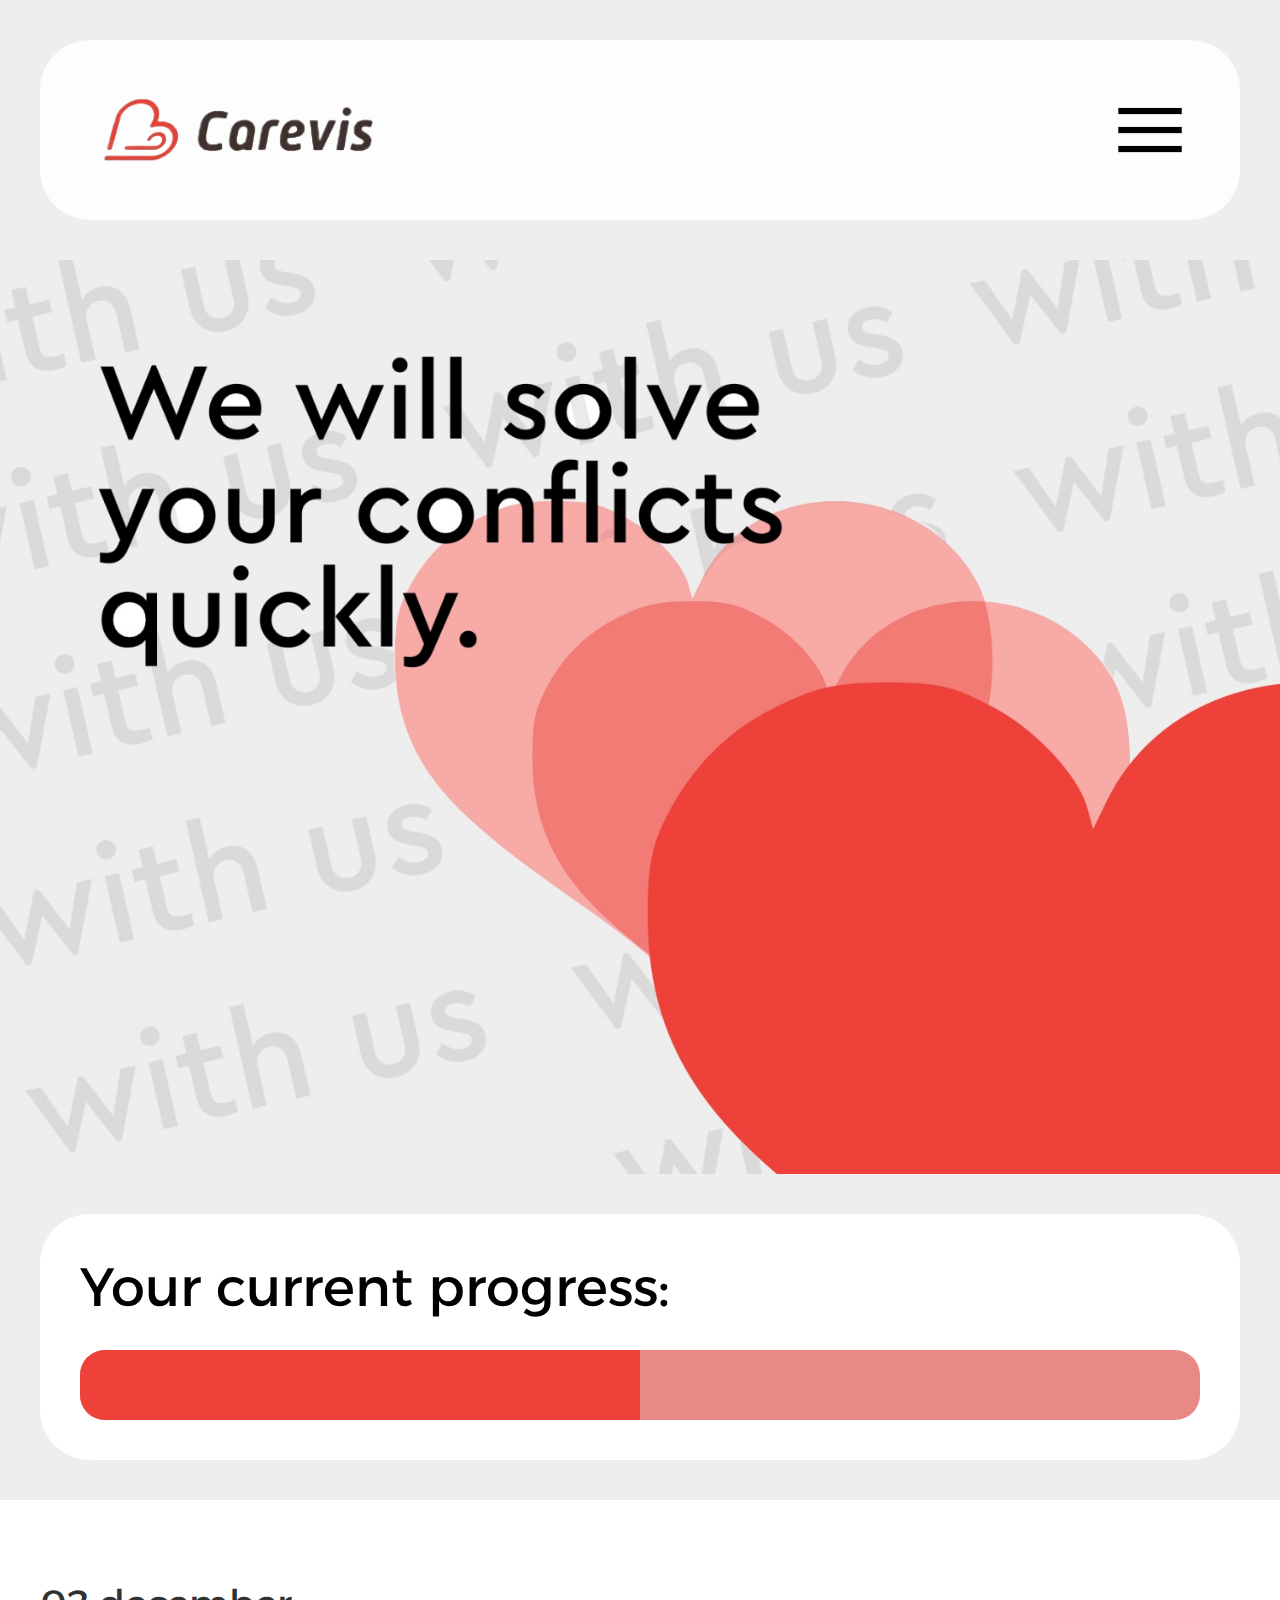
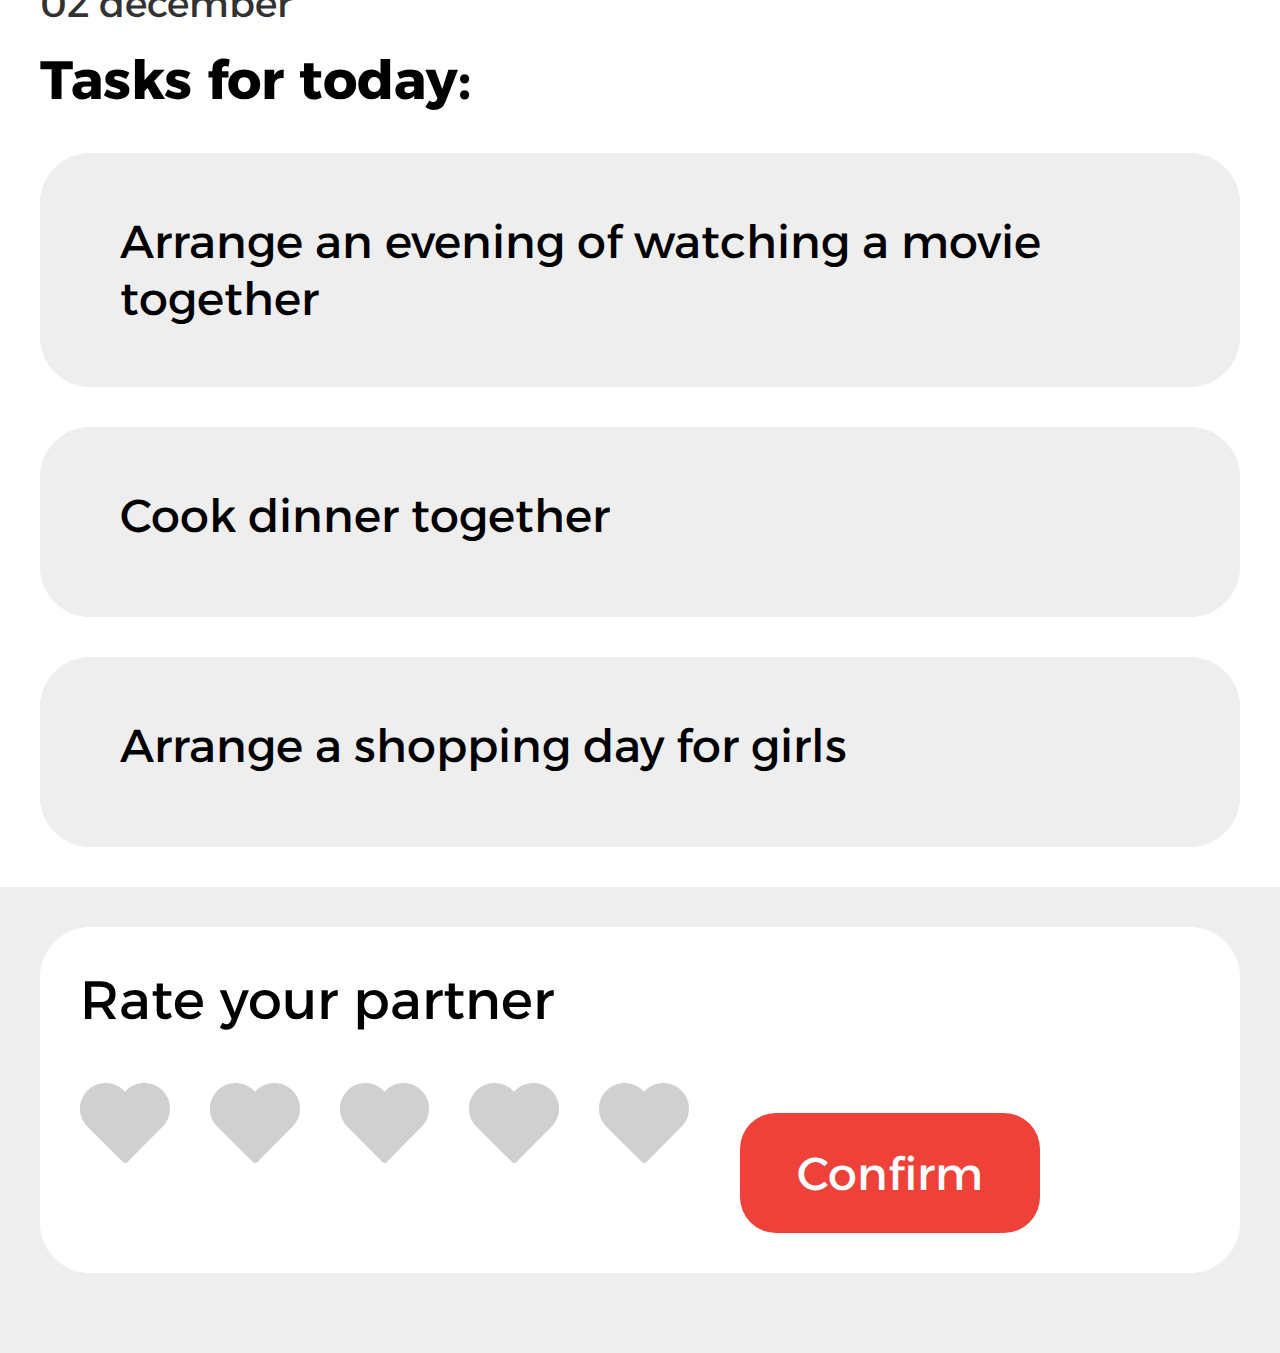
<file: index.html>
<html>
<head>
	<title>Carevis</title>
	<link rel="stylesheet" type="text/css" href="./style.css">
	<link rel="preconnect" href="https://fonts.googleapis.com"> 
	<link rel="preconnect" href="https://fonts.gstatic.com" crossorigin> 
	<link href="https://fonts.googleapis.com/css2?family=Alexandria:wght@300;400&display=swap" rel="stylesheet">
</head>
<body style='overflow-x:hidden;'>
	<div class="content">
	<div id="headBack"></div>
	<div class="head">
		<a href="index.html"><img src="logo.png" class="logo"></a>
		<img id="menuButton" src="./menu.png">
	</div>

	<div id="bigMenu">
		<a href="index.html"><div class="bigMenuButton"><p>Home</p></div></a>
		<a href="progress.html"><div class="bigMenuButton"><<p>All progress</p></div></a>
		<a href="index.html"><div class="bigMenuButton"><p>FAQ</p></div></a>
	</div>



<script>
		const bigMenu = document.getElementById("bigMenu");
		const headBack = document.getElementById("headBack");
		const menuButton = document.getElementById("menuButton");
		let isVisible = false;

		document.getElementById("menuButton").onclick = function() {
  	if(isVisible == true){
  		headBack.style.height = "180px";
  		headBack.style.width = "calc(100vw - 80px)";
  		headBack.style.top = "40px";
  		headBack.style.marginLeft = "40px";
  		headBack.style.borderRadius = "50px";
  		bigMenu.style.opacity = "0";
  		bigMenu.style.visibility = "hidden"
  		menuButton.src='menu.png';
  	}
  	if(isVisible == false){
  		headBack.style.height = "110vh";
  		headBack.style.width = "100vw";
  		headBack.style.top = "0px";
  		headBack.style.marginLeft = "0px";
  		headBack.style.borderRadius = "0px";
  		bigMenu.style.opacity = "1";
  		bigMenu.style.visibility = "visible"
  		menuButton.src='close.png';
  	}
  	isVisible = !isVisible

		}
  </script>



	<img src="banner.jpg" class="mainBanner">

	<a href="progress.html"><div class="progress">
		<p>Your current progress:</p>
		<div class="progressBack"></div>
		<div class="progressbar"></div>
	</div>

	</a>
	<div class="tasks">
		<p id="date">02 december</p>
		<h1>Tasks for today:</h1>
		<div class="task">
			<div class="check"></div>
			<p>Arrange an evening of watching a movie together</p>
		</div>
		<div class="task">
			<div class="check"></div>
			<p>Cook dinner together</p>
		</div>
		<div class="task">
			<div class="check"></div>
			<p>Arrange a shopping day for girls</p>
		</div>
	</div>
	<div class="rate">
		<p>Rate your partner</p>
		<div class="rating">
			<img src="heartnocolor.png" class="heart" id="h1" onclick="change1()">
			<img src="heartnocolor.png" class="heart" id="h2" onclick="change2()">
			<img src="heartnocolor.png" class="heart" id="h3" onclick="change3()">
			<img src="heartnocolor.png" class="heart" id="h4" onclick="change4()">
			<img src="heartnocolor.png" class="heart" id="h5" onclick="change5()">
		</div>
		<script>
		const h1 = document.getElementById("h1");
		const h2 = document.getElementById("h2");
		const h3 = document.getElementById("h3");
		const h4 = document.getElementById("h4");
		const h5 = document.getElementById("h5");
		const confirm = document.getElementById("confirmButton");

		function change1() {
			document.getElementById("h1").src="heart.png";
			h2.src="heartnocolor.png";
			h3.src="heartnocolor.png";
			h4.src="heartnocolor.png";
			h5.src="heartnocolor.png";
		}
		function change2() {
			h1.src="heart.png";
			h2.src="heart.png";
			h3.src="heartnocolor.png";
			h4.src="heartnocolor.png";
			h5.src="heartnocolor.png";
		}
		function change3() {
			h1.src="heart.png";
			h2.src="heart.png";
			h3.src="heart.png";
			h4.src="heartnocolor.png";
			h5.src="heartnocolor.png";
		}
		function change4() {
			h1.src="heart.png";
			h2.src="heart.png";
			h3.src="heart.png";
			h4.src="heart.png";
			h5.src="heartnocolor.png";
		}
		function change5() {
			h1.src="heart.png";
			h2.src="heart.png";
			h3.src="heart.png";
			h4.src="heart.png";
			h5.src="heart.png";
		}
		function confirmation() {
			document.getElementById("h1").src="heartnocolor.png";
			h2.src="heartnocolor.png";
			h3.src="heartnocolor.png";
			h4.src="heartnocolor.png";
			h5.src="heartnocolor.png";
		}

  </script>
		<div id="confirmButton" onclick="confirmation()"><p>Confirm</p></div>
	</div>
	</div>
</body>
</html>
</file>
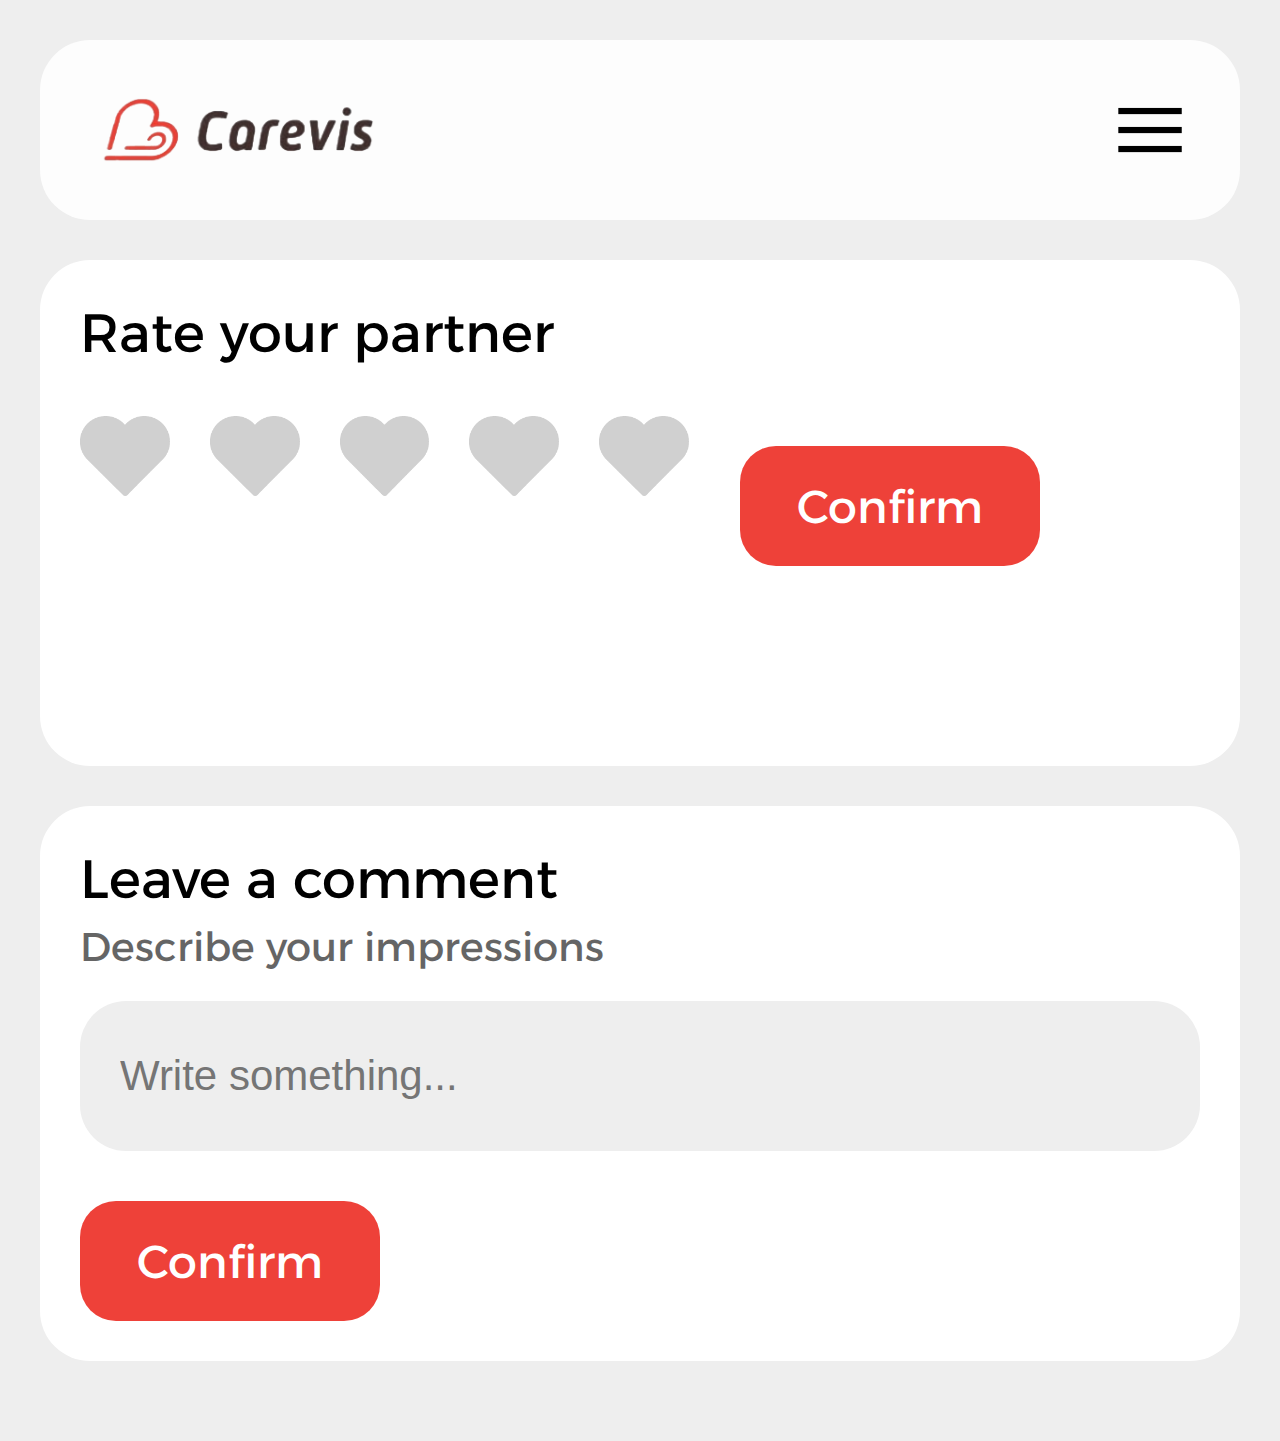
<file: comment.html>
<html>
<head>
	<title>Carevis</title>
	<link rel="stylesheet" type="text/css" href="./style.css">
	<link rel="preconnect" href="https://fonts.googleapis.com"> 
	<link rel="preconnect" href="https://fonts.gstatic.com" crossorigin> 
	<link href="https://fonts.googleapis.com/css2?family=Alexandria:wght@300;400&display=swap" rel="stylesheet">
</head>
<body style='overflow-x:hidden;'>
	<div class="content">
	<div id="headBack"></div>
	<div class="head">
		<a href="index.html"><img src="logo.png" class="logo"></a>
		<img id="menuButton" src="./menu.png">
	</div>

	<div id="bigMenu">
		<a href="index.html"><div class="bigMenuButton"><img src="home.png"><p>Home</p></div></a>
		<a href="progress.html"><div class="bigMenuButton"><img src="progress.png"><p>All progress</p></div></a>
		<a href="comment.html"><div class="bigMenuButton"><img src="write.png"><p>Add comment</p></div></a>
		<a href="index.html"><div class="bigMenuButton"><img src="add.png"><p>Add new task</p></div></a>
		<a href="index.html"><div class="bigMenuButton"><img src="faq.png"><p>FAQ</p></div></a>
	</div>



<script>
		const bigMenu = document.getElementById("bigMenu");
		const headBack = document.getElementById("headBack");
		const menuButton = document.getElementById("menuButton");
		let isVisible = false;

		document.getElementById("menuButton").onclick = function() {
  	if(isVisible == true){
  		headBack.style.height = "180px";
  		headBack.style.width = "calc(100vw - 80px)";
  		headBack.style.top = "40px";
  		headBack.style.marginLeft = "40px";
  		headBack.style.borderRadius = "50px";
  		bigMenu.style.opacity = "0";
  		bigMenu.style.visibility = "hidden"
  		menuButton.src='menu.png';
  	}
  	if(isVisible == false){
  		headBack.style.height = "110vh";
  		headBack.style.width = "100vw";
  		headBack.style.top = "0px";
  		headBack.style.marginLeft = "0px";
  		headBack.style.borderRadius = "0px";
  		bigMenu.style.opacity = "1";
  		bigMenu.style.visibility = "visible"
  		menuButton.src='close.png';
  	}
  	isVisible = !isVisible

		}
  </script>

	<div class="commentRate">
		<p>Rate your partner</p>
		<div class="rating">
			<img src="heartnocolor.png" class="heart" id="h1" onclick="change1()">
			<img src="heartnocolor.png" class="heart" id="h2" onclick="change2()">
			<img src="heartnocolor.png" class="heart" id="h3" onclick="change3()">
			<img src="heartnocolor.png" class="heart" id="h4" onclick="change4()">
			<img src="heartnocolor.png" class="heart" id="h5" onclick="change5()">
		</div>
		<div id="confirmButton" onclick="confirmation()"><p>Confirm</p></div>
		<p id="successMessage">Rating sent</p>
	</div>
	<div class="rate">
		<p>Leave a comment</p>
		<p class="smallInfo">Describe your impressions</p>
		<div class="commenting">
			<input type="text" placeholder="Write something...">
		</div>
		<div id="confirmButtonC" onclick="confirmationC()"><p>Confirm</p></div>
		<p id="successMessageC">Comment sent</p>
	</div>
	</div>

	<script>
		const h1 = document.getElementById("h1");
		const h2 = document.getElementById("h2");
		const h3 = document.getElementById("h3");
		const h4 = document.getElementById("h4");
		const h5 = document.getElementById("h5");
		const confirm = document.getElementById("confirmButton");
		const confirmC = document.getElementById("confirmButtonC");
		const suc = document.getElementById("successMessage");
		const sucC = document.getElementById("successMessageC");


		function change1() {
			document.getElementById("h1").src="heart.png";
			h2.src="heartnocolor.png";
			h3.src="heartnocolor.png";
			h4.src="heartnocolor.png";
			h5.src="heartnocolor.png";
		}
		function change2() {
			h1.src="heart.png";
			h2.src="heart.png";
			h3.src="heartnocolor.png";
			h4.src="heartnocolor.png";
			h5.src="heartnocolor.png";
		}
		function change3() {
			h1.src="heart.png";
			h2.src="heart.png";
			h3.src="heart.png";
			h4.src="heartnocolor.png";
			h5.src="heartnocolor.png";
		}
		function change4() {
			h1.src="heart.png";
			h2.src="heart.png";
			h3.src="heart.png";
			h4.src="heart.png";
			h5.src="heartnocolor.png";
		}
		function change5() {
			h1.src="heart.png";
			h2.src="heart.png";
			h3.src="heart.png";
			h4.src="heart.png";
			h5.src="heart.png";
		}
		function confirmation() {
			document.getElementById("h1").src="heartnocolor.png";
			h2.src="heartnocolor.png";
			h3.src="heartnocolor.png";
			h4.src="heartnocolor.png";
			h5.src="heartnocolor.png";
			suc.style.opacity = "1";
		}
		function confirmationC() {
			sucC.style.opacity = "1";
		}

  </script>
</body>
</html>
</file>
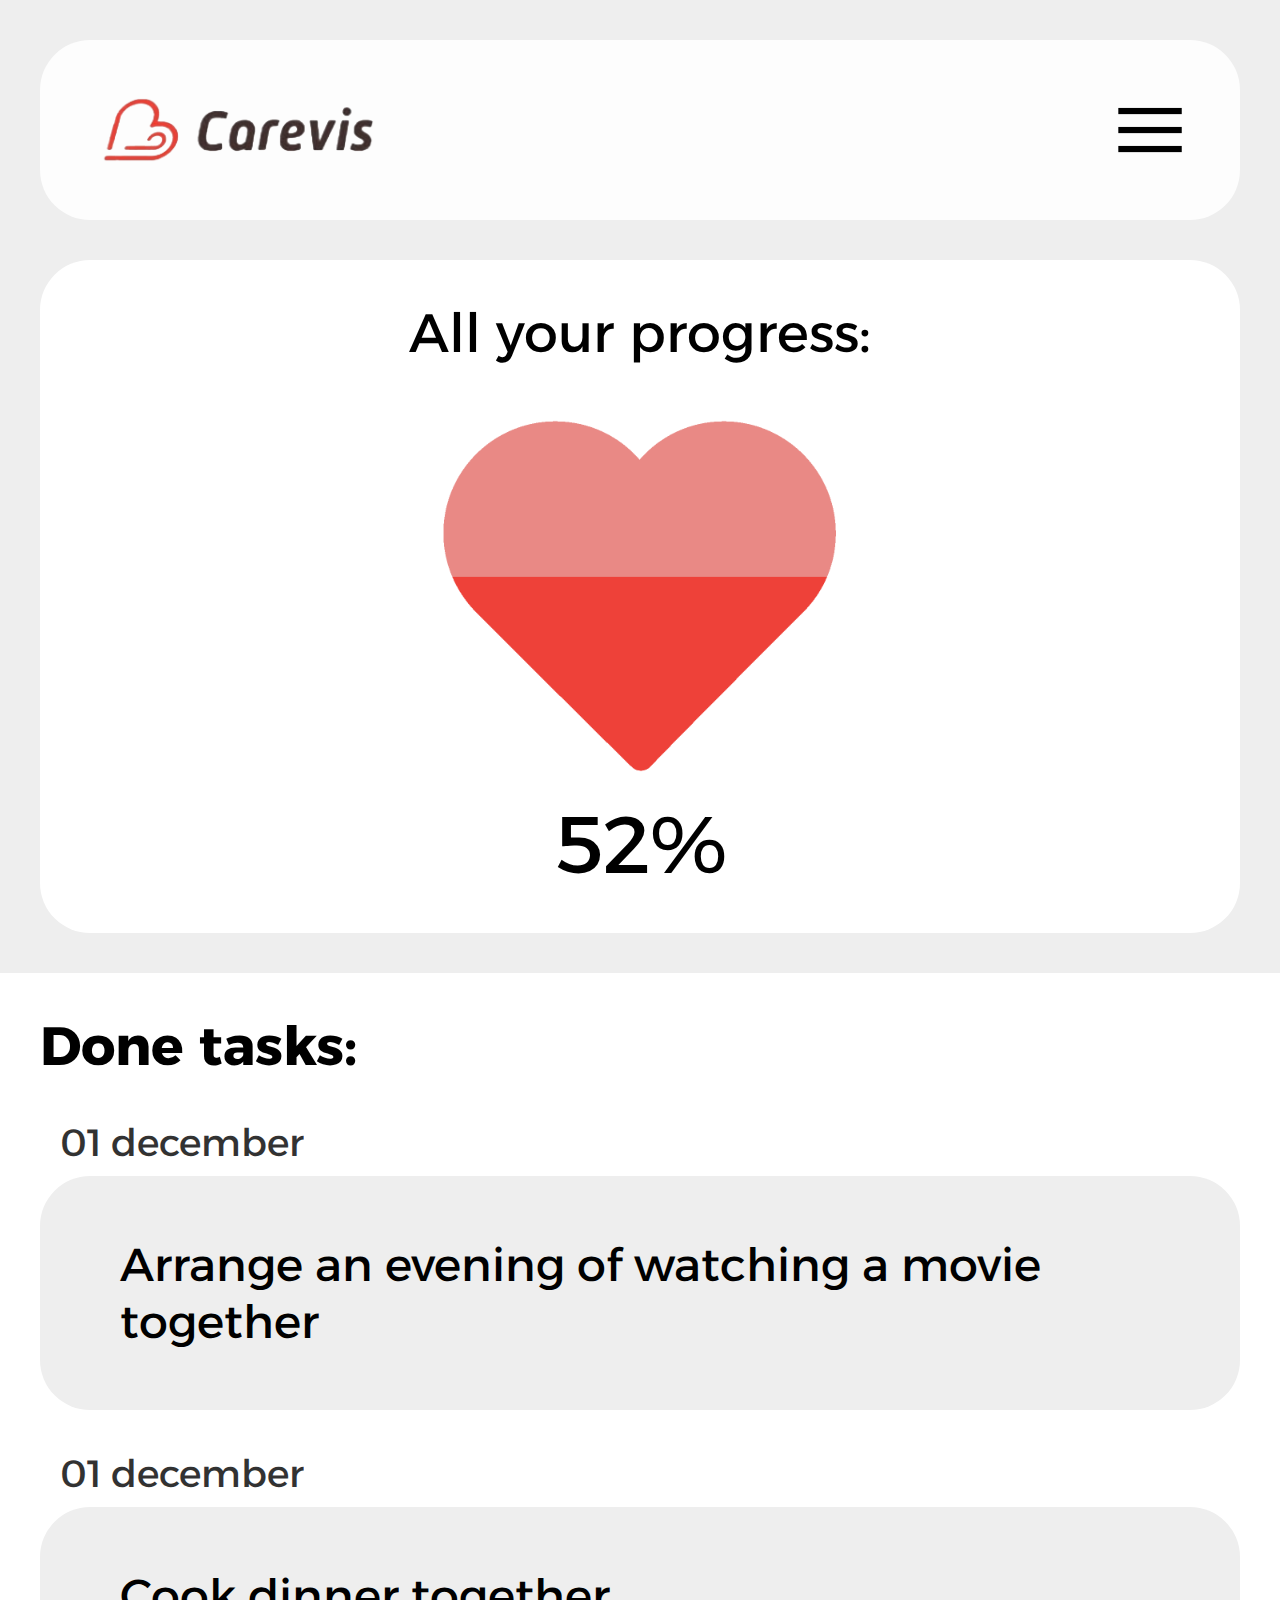
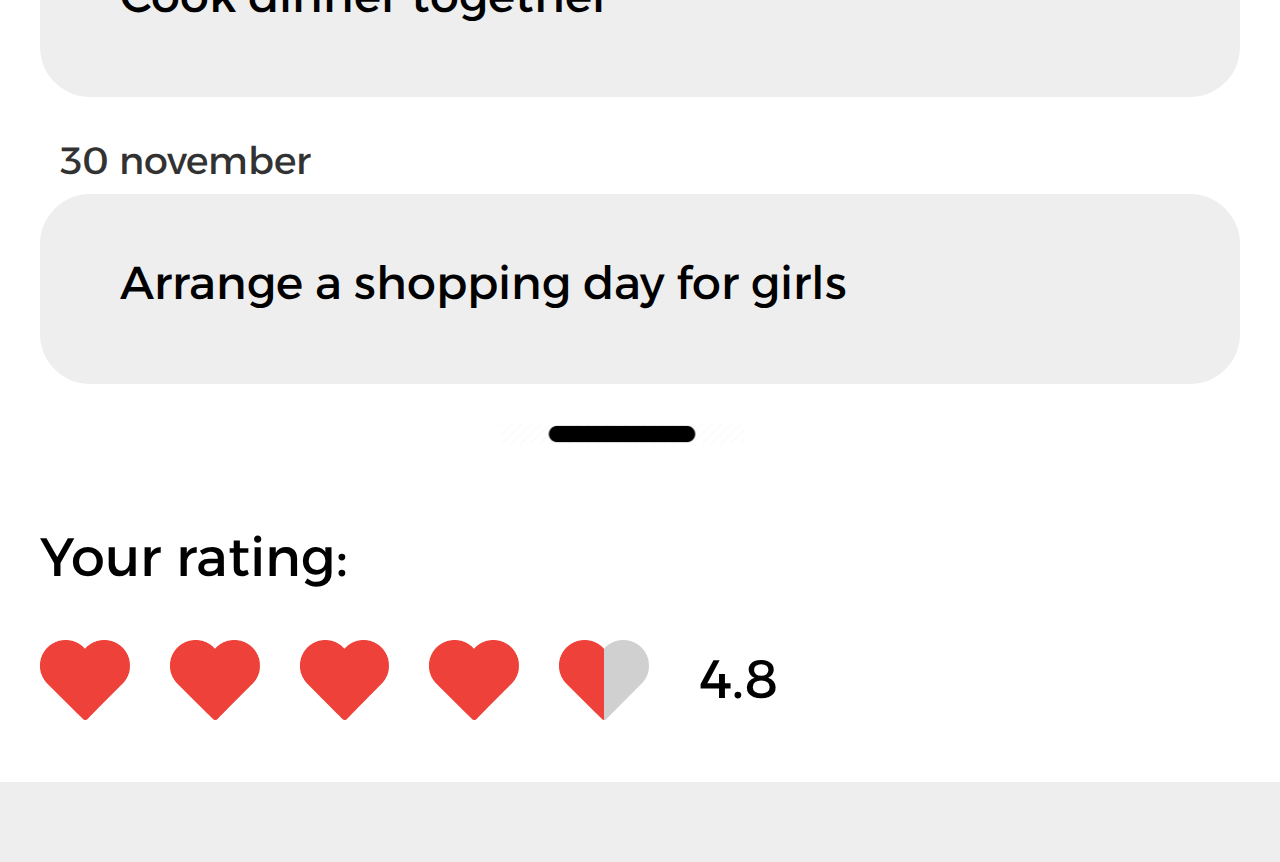
<file: progress.html>
<html>
<head>
	<title>Carevis</title>
	<link rel="stylesheet" type="text/css" href="./style.css">
	<link rel="preconnect" href="https://fonts.googleapis.com"> 
	<link rel="preconnect" href="https://fonts.gstatic.com" crossorigin> 
	<link href="https://fonts.googleapis.com/css2?family=Alexandria:wght@300;400&display=swap" rel="stylesheet">
</head>
<body style='overflow-x:hidden;'>
	<div class="content">
	<div id="headBack"></div>
	<div class="head">
		<a href="index.html"><img src="logo.png" class="logo"></a>
		<img id="menuButton" src="./menu.png">
	</div>

	<div id="bigMenu">
		<a href="index.html"><div class="bigMenuButton"><img src="home.png"><p>Home</p></div></a>
		<a href="progress.html"><div class="bigMenuButton"><img src="progress.png"><p>All progress</p></div></a>
		<a href="comment.html"><div class="bigMenuButton"><img src="write.png"><p>Add comment</p></div></a>
		<a href="index.html"><div class="bigMenuButton"><img src="add.png"><p>Add new task</p></div></a>
		<a href="index.html"><div class="bigMenuButton"><img src="faq.png"><p>FAQ</p></div></a>
	</div>



<script>
		const bigMenu = document.getElementById("bigMenu");
		const headBack = document.getElementById("headBack");
		const menuButton = document.getElementById("menuButton");
		let isVisible = false;

		document.getElementById("menuButton").onclick = function() {
  	if(isVisible == true){
  		headBack.style.height = "180px";
  		headBack.style.width = "calc(100vw - 80px)";
  		headBack.style.top = "40px";
  		headBack.style.marginLeft = "40px";
  		headBack.style.borderRadius = "50px";
  		bigMenu.style.opacity = "0";
  		bigMenu.style.visibility = "hidden"
  		menuButton.src='menu.png';
  	}
  	if(isVisible == false){
  		headBack.style.height = "110vh";
  		headBack.style.width = "100vw";
  		headBack.style.top = "0px";
  		headBack.style.marginLeft = "0px";
  		headBack.style.borderRadius = "0px";
  		bigMenu.style.opacity = "1";
  		bigMenu.style.visibility = "visible"
  		menuButton.src='close.png';
  	}
  	isVisible = !isVisible

		}
  </script>

	<div class="fullProgress">
		<p>All your progress:</p>
		<div class="fullHeart"></div>
		<p id="percentage">52%</p>
	</div>
	<div class="tasks">
		<h1>Done tasks:</h1>
		<p class="doneDate">01 december</p>
		<div class="task">
			<div class="check"></div>
			<p>Arrange an evening of watching a movie together</p>
		</div>
		<p class="doneDate">01 december</p>
		<div class="task">
			<div class="check"></div>
			<p>Cook dinner together</p>
		</div>
		<p class="doneDate">30 november</p>
		<div class="task">
			<div class="check"></div>
			<p>Arrange a shopping day for girls</p>
		</div>
		<img src='line.png' class='moreLine'>
	</div>
	<div class="fullRate">
		<p>Your rating:</p>
		<div class="rating">
			<img src="heart.png" class="heart">
			<img src="heart.png" class="heart">
			<img src="heart.png" class="heart">
			<img src="heart.png" class="heart">
			<img src="midHeart.png" class="heart">
		</div>
		<p id="myRate">4.8</p>
	</div>
	</div>
</body>
</html>
</file>
<file: style.css>
body{
	margin: 0px;
	overflow-x: hidden;
}

.head{
	margin-top: 40px;
	height: 180px;
	/*box-shadow: 0px 0px 20px rgb(1,1,1,0.08);*/
	width: calc(100vw - 80px);
	z-index: 10;
	position: fixed;
	margin-left: 40px;
	border-radius: 50px;

}

#headBack{
	transition: 0.5s;
	top: 40px;
	position: fixed;
    width: calc(100vw - 80px);
    height: 180px;
    z-index: 1;
    margin: 0;
    padding: 0;
    margin-left: 40px;
	border-radius: 50px;
    backdrop-filter: blur(30px);
    background-color: rgba(255,255,255,0.85);
    -webkit-backdrop-filter: blur(30px);
}

#bigMenu{
	opacity: 0;
	transition: .4s;
	visibility: hidden;
	position: fixed;
	z-index: 10;
	top: 220px;
	height: calc(100vh - 70px);
	width: 100vw;
	overflow-y: scroll;
}


.bigMenuButton p{
	margin-left: 50px;
	margin-top: 58px;
  font-family: 'Alexandria', sans-serif;
  font-size: 52px;
  float: left;
}
.bigMenuButton img{
	margin-left: 50px;
	margin-top: 56px;
	height: 70px;
  	float: left;
}
.bigMenuButton{
	width: calc(100vw - 80px);
    height: 180px;
	margin-top: 40px;
	margin-left: 40px;
	background-color: rgba(0,0,0,0.09);
	border-radius: 50px;
	padding-top: 1px;
}

#menuButton{
	height: 76px;
	width: 76px;
	margin-top: 52px;
	margin-right: 52px;
	float: right;
}

.content{
	background-color: #eeeeee;
	padding-bottom: 40px;
	float: left;
	min-height: 100vh;
}

.logo{
	height: 66px;
	margin-top: 57px;
	margin-left: 60px;
}

.mainBanner{
	margin-top: 260px;
	width: 100vw;
	height: calc(100vw / 1.4);
}

.progress{
	width: calc(100vw - 120px);
	margin-left: 40px;
	margin-top: 40px;
	border-radius: 50px;
	background-color: white;
	padding-top: 40px;
	padding-left: 40px;
	padding-bottom: 40px;
	margin-bottom: 40px;
}

.fullProgress{
	width: calc(100vw - 120px);
	margin-left: 40px;
	margin-top: 260px;
	border-radius: 50px;
	background-color: white;
	padding-top: 40px;
	padding-left: 40px;
	padding-bottom: 40px;
	margin-bottom: 40px;
}

.progress p{
	font-size: 54px;
	margin-top: 0px;
	margin-bottom: 30px;
	font-family: 'Alexandria', sans-serif;
}
.fullProgress p{
	font-size: 54px;
	margin-top: 0px;
	margin-bottom: 30px;
	font-family: 'Alexandria', sans-serif;
	text-align: center;
	margin-left: -40px;
}

.fullHeart{
	height: 400px;
	width: 400px;
	background-image: url(fullHeart.png);
	background-size: cover;
	margin-left: calc(50% - 220px);
}

.progressbar{
	height: 70px;
	width: calc((100% - 40px) / 2);
	background-color: #EE4139;
	border-radius: 25px 0px 0px 25px;
	margin-top: -70px;
}

.smallInfo{
	font-size: 40px !important;
	margin-top: -20px !important;
	margin-bottom: 30px !important;
	opacity: 0.6;
}

.progressBack{
	height: 70px;
	width: calc(100% - 40px);
	background-color: #E98985;
	border-radius: 25px;
}

.tasks{
	width: calc(100vw - 40px);
	background-color: white;
	padding-top: 40px;
	padding-left: 40px;
	float: left;
}

#date{
	font-size: 38px;
	margin-top: 40px;
	margin-bottom: 20px;
	opacity: 0.8;
	font-family: 'Alexandria', sans-serif;
}

.doneDate{
	font-size: 38px;
	margin-top: 0px;
	margin-left: 20px;
	margin-bottom: 10px;
	opacity: 0.8;
	font-family: 'Alexandria', sans-serif;
	float: left;
}

.moreLine{
	height: 20px;
	float: left;
	margin-left: calc(50% - 160px);
	margin-bottom: 40px;
}

.tasks h1{
	font-size: 54px;
	margin-top: 0px;
	margin-bottom: 40px;
	font-family: 'Alexandria', sans-serif;

}

.task{
	background-color: #eeeeee;
	border-radius: 50px;
	width: calc(100% - 120px);
	margin-bottom: 40px;
	padding-top: 60px;
	padding-left: 40px;
	padding-right: 40px;
	padding-bottom: 60px;
	float: left;
}

.task p{
	font-size: 46px;
	margin-top: 0px;
	margin-bottom: 0px;
	font-family: 'Alexandria', sans-serif;
	float: left;
	width: calc(100% - 110px);
	margin-left: 40px;
	min-height: 70px;
}

.rate{
	width: calc(100vw - 120px);
	margin-left: 40px;
	margin-top: 40px;
	border-radius: 50px;
	background-color: white;
	padding-top: 40px;
	padding-left: 40px;
	padding-bottom: 40px;
	margin-bottom: 40px;
	float: left;
}
.commentRate{
	width: calc(100vw - 120px);
	margin-left: 40px;
	margin-top: 260px;
	border-radius: 50px;
	background-color: white;
	padding-top: 40px;
	padding-left: 40px;
	padding-bottom: 40px;
	float: left;
}

.fullRate{
	width: calc(100vw - 40px);
	background-color: white;
	padding-top: 40px;
	padding-left: 40px;
	padding-bottom: 40px;
	margin-bottom: 40px;
	float: left;
}

.fullRate p{
	font-size: 54px;
	margin-top: 0px;
	margin-bottom: 30px;
	font-family: 'Alexandria', sans-serif;
}

.rate p, .commentRate p{
	font-size: 54px;
	margin-top: 0px;
	margin-bottom: 30px;
	font-family: 'Alexandria', sans-serif;
}

.rating{
	width: 660px;
	margin-top: 20px;
	float: left;
	height: 80px;
}

.commenting{
	height: 150px;
	border-radius: 46px;
	background-color: #eeeeee;
	width: calc(100% - 40px);
}

.commenting input{
	height: 100%;
	width: 100%;
	background: none;
	border:  none;
	outline: none;
	font-size: 42px;
	padding-left: 40px;
}


#myRate{
	font-size: 54px;
	margin-top: 26px !important;
	font-family: 'Alexandria', sans-serif;
	float: left;
}

#successMessage{
	opacity: 0;
	transition: 0.5s;
	font-size: 36px;
	float: left;
	margin-left: 30px;
	margin-top: 86px !important;
}
#successMessageC{
	opacity: 0;
	transition: 0.5s;
	font-size: 36px;
	float: left;
	margin-left: 30px;
	margin-top: 86px !important;
}

.heart{
	transition: 0.2s;
	float: left;
	height: 80px;
	margin-right: 40px;
}

#confirmButton{
	height: 120px;
	width: 300px;
	border-radius: 36px;
	font-size: 54px;
	margin-top: 50px;
	float: left;
	background-color: #EE4139;
}

#confirmButton p{
	font-family: 'Alexandria', sans-serif;
	color: white;
	font-size: 46px;
	margin-top: 32px;
	text-align: center;
}

#confirmButtonC{
	height: 120px;
	width: 300px;
	border-radius: 36px;
	font-size: 54px;
	margin-top: 50px;
	float: left;
	background-color: #EE4139;
}

#confirmButtonC p{
	font-family: 'Alexandria', sans-serif;
	color: white;
	font-size: 46px;
	margin-top: 32px;
	text-align: center;
}

#percentage{
	font-size: 80px !important;
	margin-bottom: 0px !important;
}

a{
	color: black;
	text-decoration: none;
}

.heart:active {
    animation: star 0.2s ease-in-out;
}

@keyframes star {
from {transform: scale(1);}
50% {transform: scale(1.4);}
to {transform: scale(1);}
}
</file>
